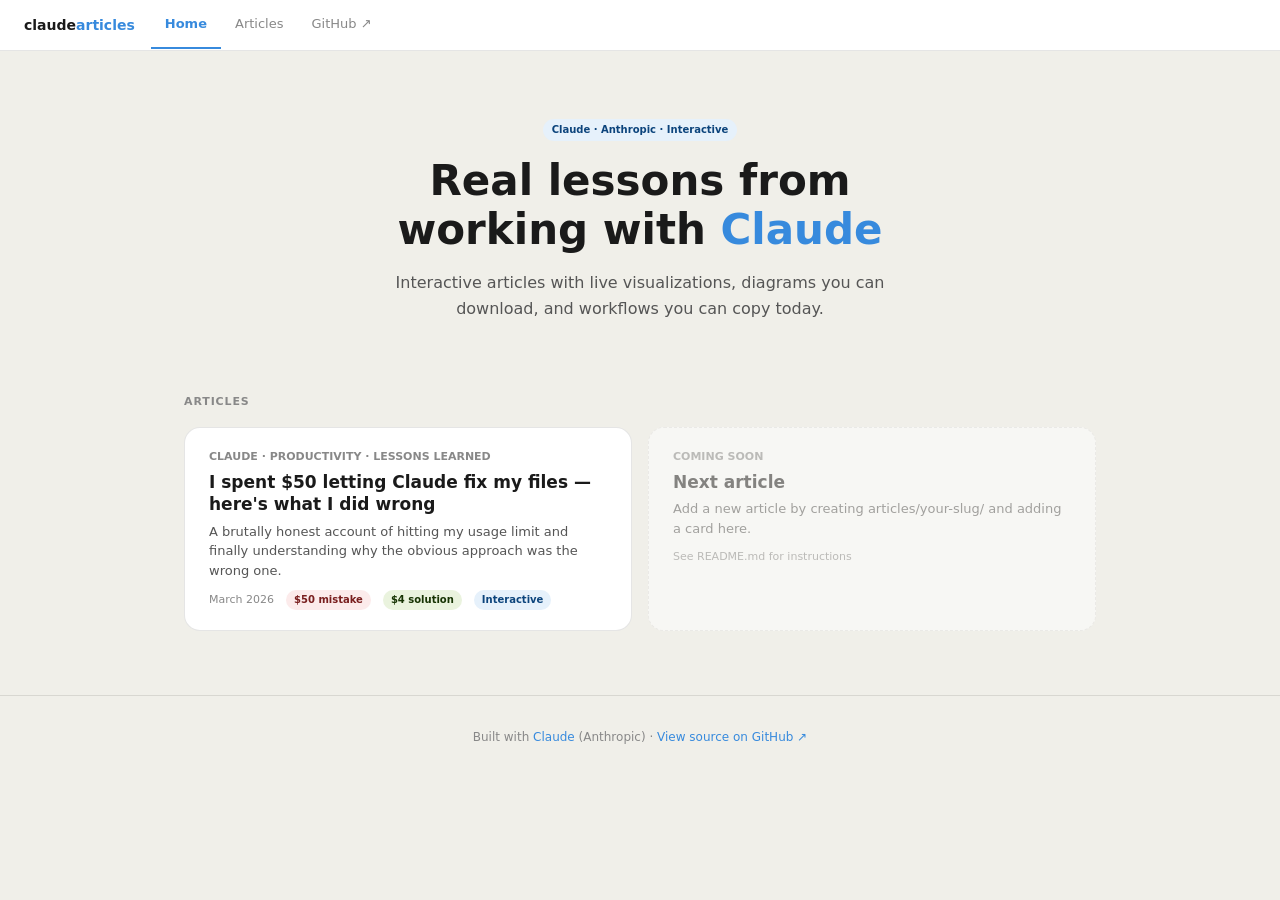
<file: index.html>
<!DOCTYPE html>
<html lang="en">

<head>
  <meta charset="UTF-8">
  <meta name="viewport" content="width=device-width, initial-scale=1.0">
  <title>Claude Articles — Interactive Guides</title>
  <meta name="description"
    content="Interactive articles about working efficiently with Claude (Anthropic). Real lessons, live visualizations, shareable diagrams.">
  <link rel="stylesheet" href="_shared/style.css">
  <style>
    .hero {
      text-align: center;
      padding: 4rem 1.5rem 2.5rem;
      max-width: 680px;
      margin: 0 auto;
    }

    .hero h1 {
      font-size: clamp(24px, 5vw, 42px);
      font-weight: 800;
      line-height: 1.15;
      margin-bottom: 1rem;
    }

    .hero h1 span {
      color: var(--blue);
    }

    .hero p {
      font-size: 16px;
      color: var(--text2);
      max-width: 500px;
      margin: 0 auto 2rem;
    }

    .articles-grid {
      display: grid;
      grid-template-columns: repeat(auto-fit, minmax(280px, 1fr));
      gap: 16px;
      max-width: 960px;
      margin: 0 auto;
      padding: 0 1.5rem 4rem;
    }

    .articles-label {
      max-width: 960px;
      margin: 0 auto;
      padding: 0 1.5rem 1rem;
      font-size: 11px;
      font-weight: 700;
      letter-spacing: .08em;
      color: var(--text3);
    }
  </style>
</head>

<body>

  <header class="site-nav"></header>

  <main>
    <div class="hero">
      <div class="pill pill-blue" style="margin-bottom:1rem;">Claude · Anthropic · Interactive</div>
      <h1>Real lessons from<br>working with <span>Claude</span></h1>
      <p>Interactive articles with live visualizations, diagrams you can download, and workflows you can copy today.</p>
    </div>

    <div class="articles-label" id="articles">ARTICLES</div>

    <div class="articles-grid">

      <a class="article-card" href="articles/claude-token-waste/index.html">
        <div class="ac-tag">CLAUDE · PRODUCTIVITY · LESSONS LEARNED</div>
        <div class="ac-title">I spent $50 letting Claude fix my files — here's what I did wrong</div>
        <div class="ac-desc">A brutally honest account of hitting my usage limit and finally understanding why the
          obvious approach was the wrong one.</div>
        <div class="ac-meta">
          <span>March 2026</span>
          <span class="ac-pill pill-red">$50 mistake</span>
          <span class="ac-pill pill-green">$4 solution</span>
          <span class="ac-pill pill-blue">Interactive</span>
        </div>
      </a>

      <!-- Add new articles here — copy the card above and update href, title, desc, date -->

      <div class="article-card" style="border-style:dashed;opacity:0.5;cursor:default;">
        <div class="ac-tag">COMING SOON</div>
        <div class="ac-title">Next article</div>
        <div class="ac-desc">Add a new article by creating articles/your-slug/ and adding a card here.</div>
        <div class="ac-meta"><span>See README.md for instructions</span></div>
      </div>

    </div>
  </main>

  <footer class="site-footer">
    Built with <a href="https://claude.ai" target="_blank" rel="noopener">Claude</a> (Anthropic) ·
    <a href="https://github.com/mabushadi/mabushadi.github.io" target="_blank" rel="noopener">View source on GitHub
      ↗</a>
  </footer>

  <script src="_shared/nav.js"></script>
  <script>renderNav({ current: 'home' });</script>
</body>

</html>
</file>
<file: _shared/style.css>
/* ─── Shared styles across all articles ─── */

*, *::before, *::after { box-sizing: border-box; margin: 0; padding: 0; }

:root {
  --bg: #ffffff;
  --bg2: #f7f6f2;
  --bg3: #f0efe9;
  --text: #1a1a1a;
  --text2: #555;
  --text3: #888;
  --border: rgba(0,0,0,0.10);
  --border2: rgba(0,0,0,0.18);
  --blue: #378ADD;
  --blue-light: #E6F1FB;
  --blue-dark: #0C447C;
  --green: #639922;
  --green-light: #EAF3DE;
  --green-dark: #173404;
  --red: #E24B4A;
  --red-light: #FCEBEB;
  --red-dark: #791F1F;
  --teal: #1D9E75;
  --teal-light: #E1F5EE;
  --teal-dark: #04342C;
  --amber: #EF9F27;
  --amber-light: #FAEEDA;
  --amber-dark: #633806;
  --radius: 10px;
  --radius-lg: 16px;
  --font: system-ui, -apple-system, 'Segoe UI', sans-serif;
  --font-mono: 'SF Mono', 'Fira Code', 'Cascadia Code', monospace;
}

@media (prefers-color-scheme: dark) {
  :root {
    --bg: #1a1a18;
    --bg2: #222220;
    --bg3: #2a2a28;
    --text: #e8e6df;
    --text2: #9a9890;
    --text3: #666460;
    --border: rgba(255,255,255,0.08);
    --border2: rgba(255,255,255,0.15);
  }
}

body {
  font-family: var(--font);
  background: var(--bg3);
  color: var(--text);
  line-height: 1.6;
}

/* ─── Shared nav ─── */
.site-nav {
  position: sticky;
  top: 0;
  z-index: 100;
  background: var(--bg);
  border-bottom: 1px solid var(--border);
  padding: 0 1.5rem;
  display: flex;
  align-items: center;
  gap: 1rem;
}

.site-nav .logo {
  font-weight: 700;
  font-size: 14px;
  color: var(--text);
  text-decoration: none;
  padding: 14px 0;
  white-space: nowrap;
  flex-shrink: 0;
}

.site-nav .logo span {
  color: var(--blue);
}

.site-nav .nav-links {
  display: flex;
  gap: 0;
  overflow-x: auto;
  scrollbar-width: none;
}

.site-nav .nav-links::-webkit-scrollbar { display: none; }

.site-nav a.nav-link {
  font-size: 13px;
  padding: 0 14px;
  height: 48px;
  display: flex;
  align-items: center;
  color: var(--text3);
  text-decoration: none;
  border-bottom: 2px solid transparent;
  white-space: nowrap;
  transition: color .15s;
}

.site-nav a.nav-link:hover { color: var(--text); }
.site-nav a.nav-link.active { color: var(--blue); border-bottom-color: var(--blue); font-weight: 600; }

/* ─── Article card (used on homepage) ─── */
.article-card {
  background: var(--bg);
  border: 1px solid var(--border);
  border-radius: var(--radius-lg);
  padding: 1.25rem 1.5rem;
  text-decoration: none;
  color: var(--text);
  display: block;
  transition: border-color .15s;
}

.article-card:hover { border-color: var(--border2); }
.article-card .ac-tag { font-size: 11px; font-weight: 600; color: var(--text3); margin-bottom: 6px; }
.article-card .ac-title { font-size: 17px; font-weight: 700; margin-bottom: 6px; line-height: 1.3; }
.article-card .ac-desc { font-size: 13px; color: var(--text2); line-height: 1.5; margin-bottom: 10px; }
.article-card .ac-meta { font-size: 11px; color: var(--text3); display: flex; gap: 12px; align-items: center; flex-wrap: wrap; }
.article-card .ac-pill { font-size: 10px; font-weight: 600; padding: 2px 8px; border-radius: 20px; }

/* ─── Article prose ─── */
.article-content { max-width: 720px; margin: 0 auto; padding: 2rem 1.5rem 4rem; }
.article-content h1 { font-size: clamp(22px, 4vw, 36px); font-weight: 800; line-height: 1.2; margin-bottom: .75rem; }
.article-content h2 { font-size: 22px; font-weight: 700; margin: 2.5rem 0 .75rem; }
.article-content p { font-size: 16px; line-height: 1.75; margin-bottom: 1.25rem; color: var(--text); }
.article-content .subtitle { font-size: 18px; color: var(--text2); font-style: italic; margin-bottom: 2rem; }
.article-content .kicker { font-size: 11px; font-weight: 700; letter-spacing: .08em; color: var(--text3); margin-bottom: .5rem; }
.article-content blockquote { border-left: 4px solid var(--blue); padding: 0.75rem 1rem 0.75rem 1.25rem; background: var(--blue-light); border-radius: 0 var(--radius) var(--radius) 0; margin: 1.5rem 0; font-style: italic; font-size: 17px; color: var(--blue-dark); }
.article-content strong { font-weight: 700; }
.article-content code { font-family: var(--font-mono); font-size: 13px; background: var(--bg2); padding: 1px 5px; border-radius: 4px; }

/* ─── Diagrams ─── */
.diagram-wrap { margin: 2rem 0; }
.diagram-wrap img, .diagram-wrap svg { width: 100%; border-radius: var(--radius-lg); border: 1px solid var(--border); display: block; }
.diagram-wrap .caption { text-align: center; font-size: 12px; color: var(--text3); margin-top: 8px; font-style: italic; }

/* ─── Interactive section header ─── */
.interactive-label {
  display: flex;
  align-items: center;
  gap: 8px;
  font-size: 11px;
  font-weight: 600;
  color: var(--blue);
  margin-bottom: .75rem;
}

.interactive-label::before {
  content: '';
  display: inline-block;
  width: 8px;
  height: 8px;
  border-radius: 50%;
  background: var(--blue);
  animation: pulse 2s ease-in-out infinite;
}

@keyframes pulse {
  0%, 100% { opacity: 1; transform: scale(1); }
  50% { opacity: .5; transform: scale(0.8); }
}

/* ─── Footer ─── */
.site-footer {
  text-align: center;
  padding: 2rem 1.5rem;
  font-size: 12px;
  color: var(--text3);
  border-top: 1px solid var(--border);
}

.site-footer a { color: var(--blue); text-decoration: none; }

/* ─── Utilities ─── */
.pill { display: inline-block; font-size: 10px; font-weight: 600; padding: 3px 9px; border-radius: 20px; }
.pill-red { background: var(--red-light); color: var(--red-dark); }
.pill-green { background: var(--green-light); color: var(--green-dark); }
.pill-blue { background: var(--blue-light); color: var(--blue-dark); }
.pill-teal { background: var(--teal-light); color: var(--teal-dark); }
.pill-amber { background: var(--amber-light); color: var(--amber-dark); }

@media (max-width: 600px) {
  .article-content { padding: 1.25rem 1rem 3rem; }
}
</file>
